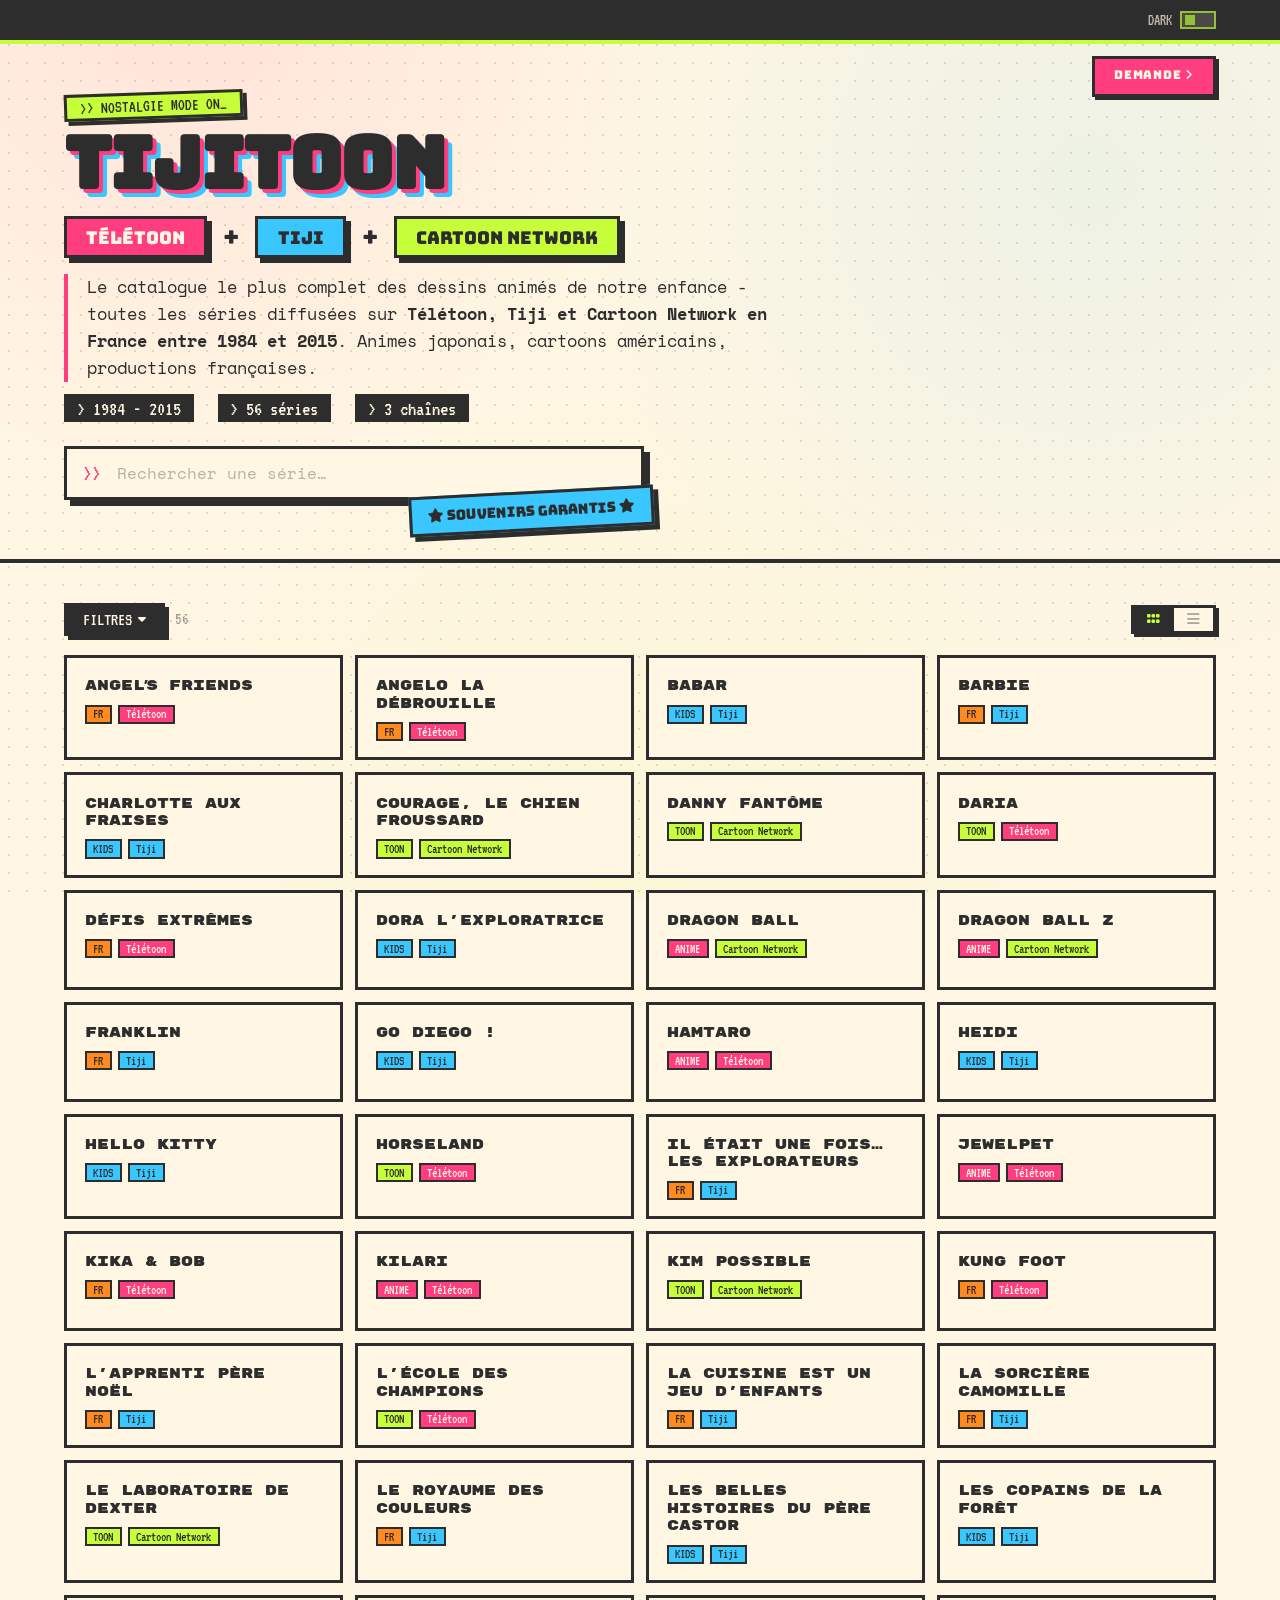
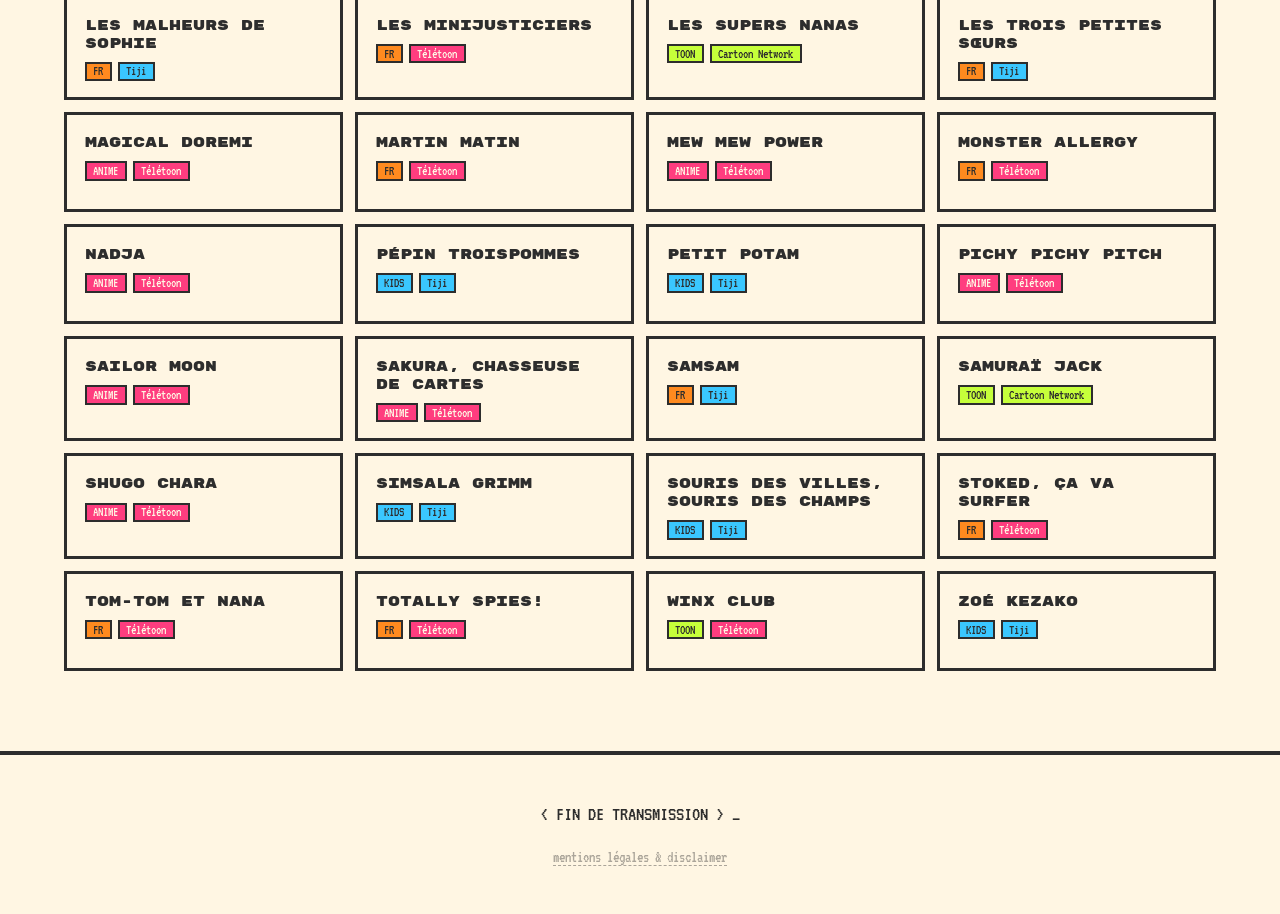
<file: index.html>
<!DOCTYPE html>
<html lang="fr">
<head>
<meta charset="UTF-8">
<meta name="viewport" content="width=device-width,initial-scale=1">
<title>Tijitoon - Les dessins animés des années 2000 (2000–2015)</title>
<link rel="icon" type="image/svg+xml" href="favicon.svg">
<link rel="manifest" href="manifest.json">
<meta name="theme-color" content="#fff6e3">
<meta name="apple-mobile-web-app-capable" content="yes">
<meta name="apple-mobile-web-app-status-bar-style" content="default">
<meta name="apple-mobile-web-app-title" content="Tijitoon">
<link rel="apple-touch-icon" href="/tijitoon/icons/tijitoon-apple-touch-icon.png">
<link rel="preconnect" href="https://fonts.googleapis.com">
<link rel="preconnect" href="https://fonts.gstatic.com" crossorigin>
<link href="https://fonts.googleapis.com/css2?family=Bungee&family=Rubik+Mono+One&family=Space+Mono:wght@400;700&family=VT323&display=swap" rel="stylesheet">
<link rel="stylesheet" href="css/styles.css">
<script src="js/theme-init.js"></script>
<link rel="stylesheet" href="https://cdnjs.cloudflare.com/ajax/libs/font-awesome/6.5.0/css/all.min.css" integrity="sha384-/o6I2CkkWC//PSjvWC/eYN7l3xM3tJm8ZzVkCOfp//W05QcE3mlGskpoHB6XqI+B" crossorigin="anonymous" media="print" onload="this.media='all'">
<link rel="stylesheet" href="css/index.css">
<link rel="stylesheet" href="css/popup.css">
<script src="js/analytics.js" defer></script>
</head>
<body>

<div id="filter-backdrop"></div>
<!-- ══ TOPBAR ════════════════════════════════════════════ -->
<div class="topbar">
  <button class="theme-toggle" id="theme-toggle" aria-label="Basculer le thème">
    <span id="theme-label">DARK</span>
    <span class="theme-switch"></span>
  </button>
</div>
<!-- ══ HERO ══════════════════════════════════════════════ -->
<header>
  <div class="inner">
    <span class="eyebrow">&gt;&gt; NOSTALGIE MODE ON_</span>
    <h1>TIJITOON</h1>
    <div class="channel-pills">
      <span class="ch-pill teletoon-pill">TÉLÉTOON</span>
      <span class="ch-pill-sep">+</span>
      <span class="ch-pill tiji-pill">TIJI</span>
      <span class="ch-pill-sep">+</span>
      <span class="ch-pill cartoon-network-pill">Cartoon Network</span>
    </div>
    <div class="sub">
      Le catalogue le plus complet des dessins animés de notre enfance - toutes les séries diffusées sur <strong>Télétoon, Tiji et Cartoon Network en France entre 1984 et 2015</strong>. Animes japonais, cartoons américains, productions françaises.
    </div>
    <div class="meta">
      <span>&gt; 1984 - 2015</span>
      <span id="meta-count">&gt; … séries</span>
      <span id="meta-channels">&gt; … chaînes</span>
    </div>

    <div class="search-zone">
      <div class="search-wrap">
        <span class="search-prefix">&gt;&gt;</span>
        <input id="search-input" class="search-input" type="text"
          placeholder="Rechercher une série…" autocomplete="off" spellcheck="false"/>
        <button class="search-clear" id="search-clear" aria-label="Effacer"><i class="fa-solid fa-xmark"></i></button>
      </div>
      <div class="sticker two"><i class="fa-solid fa-star"></i> souvenirs garantis <i class="fa-solid fa-star"></i></div>
    </div>
  </div>
</header>

<!-- ══ CONTINUE WATCHING ══════════════════════════════════ -->
<div id="continue-watching">
  <div class="inner cw-inner">
    <div class="cw-header">
      <span class="cw-title"><i class="fa-solid fa-caret-right"></i> CONTINUER À REGARDER</span>
      <button id="cw-expand"></button>
      <button id="cw-clear" title="Tout effacer"><span class="cw-clear-label">tout effacer</span><span class="cw-clear-icon"><i class="fa-solid fa-trash"></i></span></button>
    </div>
    <div id="cw-strip"></div>
  </div>
</div>

<!-- ══ CATALOG ═══════════════════════════════════════════ -->
<section id="catalog">
  <div class="inner">
    <div class="catalog-toolbar">
      <button class="filter-btn" id="filter-btn">
        FILTRES <span class="filter-btn-arrow"><i class="fa-solid fa-caret-down"></i></span>
      </button>
      <button class="filter-clear" id="filter-clear" title="Effacer le filtre" style="display:none"><i class="fa-solid fa-xmark"></i></button>
      <span class="fb-count" id="fb-count"></span>
      <div class="view-toggle">
        <button class="view-btn active" id="btn-cards" title="Grille de cartes"><i class="fa-solid fa-grip"></i></button>
        <button class="view-btn" id="btn-list" title="Liste compacte"><i class="fa-solid fa-bars"></i></button>
      </div>

      <div class="filter-dropdown" id="filter-dropdown">
        <button class="fb-chip" data-f="teletoon">Télétoon</button>
        <button class="fb-chip" data-f="tiji">Tiji</button>
        <button class="fb-chip" data-f="cartoon-network">Cartoon Network</button>
        <hr class="filter-divider">
        <button class="fb-chip" data-f="ANIME">Anime</button>
        <button class="fb-chip" data-f="TOON">Cartoon</button>
        <button class="fb-chip" data-f="FR">Prod. FR</button>
        <button class="fb-chip" data-f="KIDS">Préscolaire</button>
      </div>
    </div>

    <!-- CARD GRID -->
    <div class="card-grid" id="card-grid">
      <div class="grid-msg">Chargement…</div>
    </div>

    <!-- LIST VIEW -->
    <div class="list-view" id="list-view">
      <div class="series-table">
        <div class="table-head">
          <span>#</span>
          <span>Série</span>
          <span>Type</span>
          <span class="ch-col">Chaîne</span>
        </div>
        <div id="list-rows"></div>
      </div>
    </div>

    <div class="no-results" id="no-results">// aucun résultat_<br><a class="no-results-link" href="request">faire une demande</a></div>

  </div>
</section>

<!-- ══ FOOTER ════════════════════════════════════════════ -->
<footer>
  <div class="inner">
    &lt; FIN DE TRANSMISSION &gt; <span class="blink">_</span>
    <br><br>
    <a class="footer-link" href="disclaimer">mentions légales &amp; disclaimer</a>
  </div>
</footer>

<button id="back-top"><i class="fa-solid fa-arrow-up"></i> TOP</button>

<a href="request" id="req-tab">DEMANDE <i class="fa-solid fa-angle-right"></i></a>

<script src="js/theme.js"></script>
<script src="js/shared.js"></script>
<script src="js/index.js"></script>

<!-- ══ ANNOUNCEMENT POPUP ══════════════════════════════════ -->
<script src="js/announcement.js" defer></script>

</body>
</html>
</file>
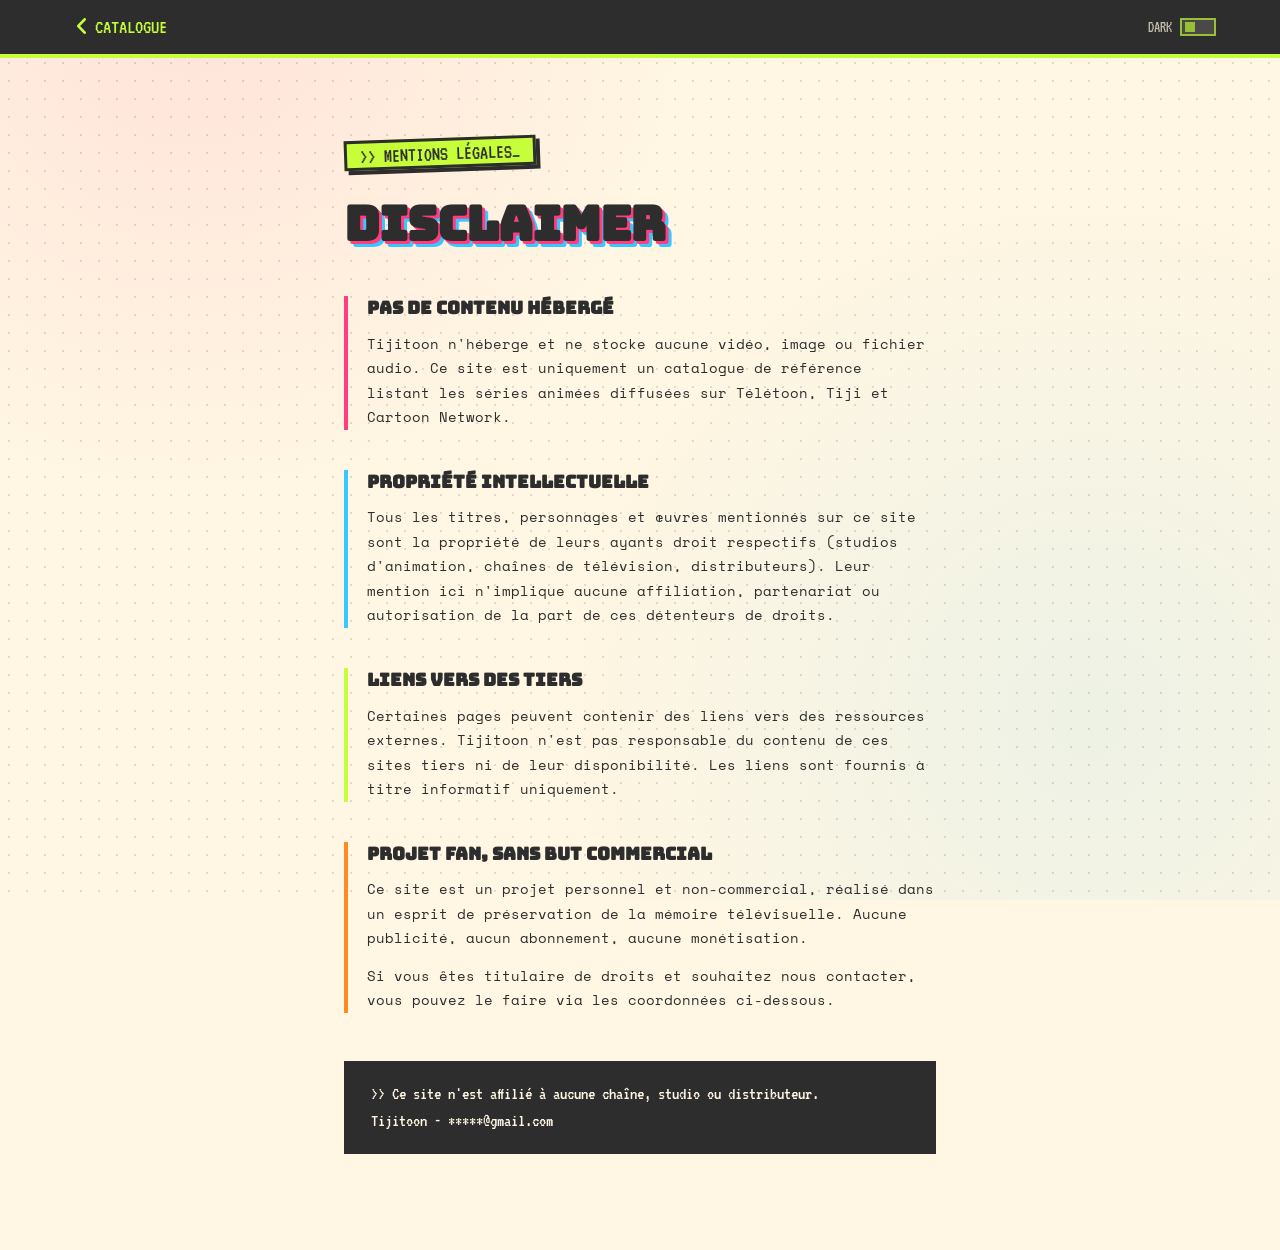
<file: disclaimer.html>
<!DOCTYPE html>
<html lang="fr">
<head>
<meta charset="UTF-8">
<meta name="viewport" content="width=device-width,initial-scale=1">
<title>Tijitoon - Mentions légales</title>
<link rel="icon" type="image/svg+xml" href="favicon.svg">
<link rel="manifest" href="manifest.json">
<meta name="theme-color" content="#fff6e3">
<meta name="apple-mobile-web-app-capable" content="yes">
<meta name="apple-mobile-web-app-status-bar-style" content="default">
<meta name="apple-mobile-web-app-title" content="Tijitoon">
<link rel="apple-touch-icon" href="/tijitoon/icons/tijitoon-apple-touch-icon.png">
<link rel="preconnect" href="https://fonts.googleapis.com">
<link rel="preconnect" href="https://fonts.gstatic.com" crossorigin>
<link href="https://fonts.googleapis.com/css2?family=Bungee&family=Space+Mono:wght@400;700&family=VT323&display=swap" rel="stylesheet">
<link rel="stylesheet" href="css/styles.css">
<script src="js/theme-init.js"></script>
<link rel="stylesheet" href="https://cdnjs.cloudflare.com/ajax/libs/font-awesome/6.5.0/css/all.min.css" integrity="sha384-/o6I2CkkWC//PSjvWC/eYN7l3xM3tJm8ZzVkCOfp//W05QcE3mlGskpoHB6XqI+B" crossorigin="anonymous" media="print" onload="this.media='all'">
<style>
  body {
    background-image:
      radial-gradient(circle at 15% 0%, rgba(255,61,127,.1), transparent 35%),
      radial-gradient(circle at 85% 80%, rgba(58,199,255,.09), transparent 40%);
  }

  .content{max-width:720px;margin:0 auto;padding:5rem 5vw 6rem;position:relative;z-index:1;width:100%;}

  .eyebrow{
    font-family:'VT323',monospace;font-size:clamp(.9rem,2vw,1.3rem);
    background:var(--lime);display:inline-block;padding:.1rem .8rem;
    border:3px solid var(--ink);box-shadow:4px 4px 0 var(--ink);
    transform:rotate(-2deg);margin-bottom:2rem;white-space:nowrap;
  }

  h1{
    font-family:'Bungee',sans-serif;font-size:clamp(1.5rem,4vw,3rem);
    line-height:1;letter-spacing:-.02em;
    text-shadow:3px 3px 0 var(--hot),6px 6px 0 var(--sky);
    margin-bottom:3rem;
  }

  .block{
    border-left:4px solid var(--hot);padding-left:1.2rem;
    margin-bottom:2.5rem;
  }
  .block h2{
    font-family:'Bungee',sans-serif;font-size:clamp(.9rem,2vw,1.1rem);
    margin-bottom:.8rem;
  }
  .block p{font-size:clamp(.75rem,1.5vw,.9rem);line-height:1.7;text-wrap:pretty;}
  .block p + p{margin-top:.8rem;}
  .block a{color:var(--hot);text-decoration:underline;}
  .block a:hover{color:var(--sky);}

  .block.sky{border-left-color:var(--sky);}
  .block.lime{border-left-color:var(--lime);}
  .block.orange{border-left-color:var(--orange);}

  .note{
    font-family:'VT323',monospace;font-size:clamp(1rem,2vw,1.15rem);
    background:var(--ink);color:var(--paper);
    padding:1rem 1.5rem;margin-top:3rem;
    border:3px solid var(--ink);
    line-height:1.5;
  }
  .note a{color:var(--lime);}
  .contact-mail{user-select:text;-webkit-user-select:text;}
</style>
<script src="js/analytics.js" defer></script>
</head>
<body>

<div class="topbar">
  <a class="back-btn" id="back-btn" href="./"><i class="fa-solid fa-angle-left"></i> CATALOGUE</a>
  <button class="theme-toggle" id="theme-toggle" aria-label="Basculer le thème">
    <span id="theme-label">DARK</span>
    <span class="theme-switch"></span>
  </button>
</div>
<script src="js/theme.js"></script>
<script>
  const b = document.getElementById('back-btn');
  if (document.referrer && new URL(document.referrer).origin === location.origin)
    b.addEventListener('click', e => { e.preventDefault(); history.back(); });
</script>

<div class="content">
  <span class="eyebrow">&gt;&gt; MENTIONS LÉGALES_</span>
  <h1>DISCLAIMER</h1>

  <div class="block">
    <h2>Pas de contenu hébergé</h2>
    <p>Tijitoon n'héberge et ne stocke aucune vidéo, image ou fichier audio. Ce site est uniquement un catalogue de référence listant les séries animées diffusées sur Télétoon, Tiji et Cartoon Network.</p>
  </div>

  <div class="block sky">
    <h2>Propriété intellectuelle</h2>
    <p>Tous les titres, personnages et œuvres mentionnés sur ce site sont la propriété de leurs ayants droit respectifs (studios d'animation, chaînes de télévision, distributeurs). Leur mention ici n'implique aucune affiliation, partenariat ou autorisation de la part de ces détenteurs de droits.</p>
  </div>

  <div class="block lime">
    <h2>Liens vers des tiers</h2>
    <p>Certaines pages peuvent contenir des liens vers des ressources externes. Tijitoon n'est pas responsable du contenu de ces sites tiers ni de leur disponibilité. Les liens sont fournis à titre informatif uniquement.</p>
  </div>

  <div class="block orange">
    <h2>Projet fan, sans but commercial</h2>
    <p>Ce site est un projet personnel et non-commercial, réalisé dans un esprit de préservation de la mémoire télévisuelle. Aucune publicité, aucun abonnement, aucune monétisation.</p>
    <p>Si vous êtes titulaire de droits et souhaitez nous contacter, vous pouvez le faire via les coordonnées ci-dessous.</p>
  </div>

  <div class="note">
    &gt;&gt; Ce site n'est affilié à aucune chaîne, studio ou distributeur.<br>
    Tijitoon - <span class="contact-mail">*****@gmail.com</span>
  </div>
</div>

</body>
</html>
</file>
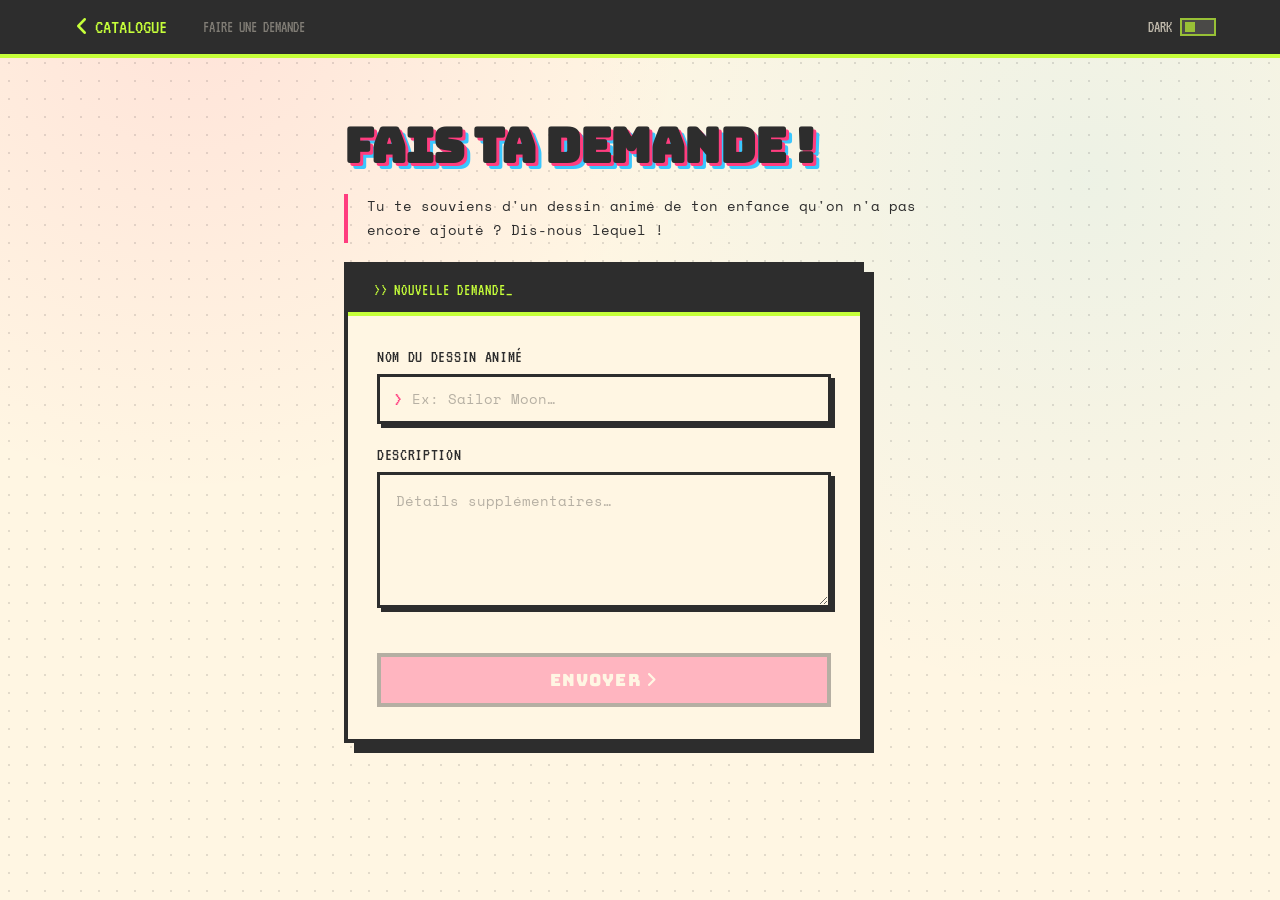
<file: request.html>
<!DOCTYPE html>
<html lang="fr">
<head>
<meta charset="UTF-8">
<meta name="viewport" content="width=device-width,initial-scale=1">
<title>Tijitoon - Faire une demande</title>
<link rel="icon" type="image/svg+xml" href="favicon.svg">
<link rel="manifest" href="manifest.json">
<meta name="theme-color" content="#fff6e3">
<meta name="apple-mobile-web-app-capable" content="yes">
<meta name="apple-mobile-web-app-status-bar-style" content="default">
<meta name="apple-mobile-web-app-title" content="Tijitoon">
<link rel="apple-touch-icon" href="/tijitoon/icons/tijitoon-apple-touch-icon.png">
<link rel="preconnect" href="https://fonts.googleapis.com">
<link rel="preconnect" href="https://fonts.gstatic.com" crossorigin>
<link href="https://fonts.googleapis.com/css2?family=Bungee&family=Space+Mono:wght@400;700&family=VT323&display=swap" rel="stylesheet">
<link rel="stylesheet" href="css/styles.css">
<script src="js/theme-init.js"></script>
<link rel="stylesheet" href="https://cdnjs.cloudflare.com/ajax/libs/font-awesome/6.5.0/css/all.min.css" integrity="sha384-/o6I2CkkWC//PSjvWC/eYN7l3xM3tJm8ZzVkCOfp//W05QcE3mlGskpoHB6XqI+B" crossorigin="anonymous" media="print" onload="this.media='all'">
<link rel="stylesheet" href="css/request.css">
<script src="js/analytics.js" defer></script>
</head>
<body>

<!-- TOPBAR -->
<div class="topbar">
  <a class="back-btn" href="./"><i class="fa-solid fa-angle-left"></i> CATALOGUE</a>
  <span class="topbar-title">FAIRE UNE DEMANDE</span>
  <button class="theme-toggle" id="theme-toggle" aria-label="Basculer le thème">
    <span id="theme-label">DARK</span>
    <span class="theme-switch"></span>
  </button>
</div>

<!-- INTRO -->
<div class="req-intro">
  <h1 class="req-headline">FAIS TA DEMANDE !</h1>
  <div class="req-block">
    <p>Tu te souviens d'un dessin animé de ton enfance qu'on n'a pas encore ajouté ? Dis-nous lequel !</p>
  </div>
</div>

<!-- MAIN -->
<div class="req-page">

  <div class="req-card">

    <!-- header bar -->
    <div class="req-card-header">
      <span>&gt;&gt; NOUVELLE DEMANDE_</span>
    </div>

    <!-- form -->
    <form class="req-form" id="req-form" action="https://formspree.io/f/mjgddkqp" method="POST">

      <div class="req-field">
        <label class="req-label" for="req-title">NOM DU DESSIN ANIMÉ</label>
        <div class="req-input-wrap">
          <span class="req-prefix">&gt;</span>
          <input class="req-input" id="req-title" name="titre" type="text" placeholder="Ex: Sailor Moon…" autocomplete="off">
        </div>
      </div>

      <div class="req-field">
        <label class="req-label" for="req-desc">DESCRIPTION</label>
        <div class="req-textarea-wrap">
          <textarea class="req-textarea" id="req-desc" name="details" placeholder="Détails supplémentaires…"></textarea>
        </div>
      </div>

      <div class="req-field">
        <div class="cf-turnstile" id="req-turnstile"
          data-sitekey="0x4AAAAAADnPdquihynew8y8"
          data-theme="auto"
          data-callback="onTurnstileSolved"
          data-expired-callback="onTurnstileExpired">
        </div>
      </div>

      <button class="req-submit" id="req-submit" type="submit">ENVOYER <i class="fa-solid fa-angle-right"></i></button>

      <div class="req-success" id="req-success">
        <i class="fa-solid fa-paper-plane"></i> DEMANDE ENVOYÉE_
      </div>

    </form>
  </div>

</div>

<script src="https://challenges.cloudflare.com/turnstile/v0/api.js" async defer></script>
<script src="js/theme.js"></script>
<script src="js/request.js"></script>
</body>
</html>
</file>
<file: css/styles.css>
:root {
  --ink: #2d2d2d;
  --paper: #fff6e3;
  --hot: #ff3d7f;
  --lime: #c6ff3a;
  --sky: #3ac7ff;
  --orange: #ff8a1f;
  --purple: #9b5cff;
  --cream: #ffe4a8;
  --no-results-color: rgba(45,45,45,.4);
}

[data-theme="dark"] {
  --ink: #0d0d0d;
  --no-results-color: #837d76;
  --paper: #242830;
  --hot: #832745;
  --lime: #6b8a1e;
  --sky: #1e5367;
  --orange: #b2661f;
  --purple: #7433db;
  --cream: #e7c274;

  --dm-text:       #b8b5b0;
  --dm-muted:      #837d76;
  --dm-surface:    #222325;
  --dm-surface-lo: #1e1e20;
  --dm-hover:      #2e2d3a;
  --dm-playing:    #3d2d4a;
  --dm-shadow:     #0d0d0d;
}


* { box-sizing: border-box; margin: 0; padding: 0; }

html, body {
  background: var(--paper);
  color: var(--ink);
  font-family: 'Space Mono', monospace;
  min-height: 100vh;
  overflow-x: hidden;
  user-select: none; -webkit-user-select: none;
}

body {
  background-image:
    radial-gradient(circle at 15% 0%, rgba(255,61,127,.1), transparent 35%),
    radial-gradient(circle at 85% 20%, rgba(58,199,255,.09), transparent 40%);
  background-attachment: fixed;
}

body::before {
  content: "";
  position: fixed; inset: 0;
  pointer-events: none; z-index: 0;
  background-image: radial-gradient(circle, rgba(19,17,26,.12) 1px, transparent 1px);
  background-size: 18px 18px;
}

.topbar {
  background: var(--ink); color: var(--paper);
  padding: .7rem 5vw; border-bottom: 4px solid var(--lime);
  display: flex; align-items: center; gap: clamp(.5rem, 2vw, 1.5rem);
  font-family: 'VT323', monospace; font-size: 1.3rem;
  position: relative; z-index: 50;
}

.back-btn {
  color: var(--lime); text-decoration: none;
  display: flex; align-items: center; gap: .4rem;
  border: 2px solid transparent; padding: .2rem .6rem;
  transition: background .15s, color .15s;
  flex-shrink: 0;
}
.back-btn:hover { background: var(--lime); color: var(--ink); }

.topbar-title {
  opacity: .4; font-size: clamp(.75rem, 1.5vw, 1rem);
  overflow: hidden; text-overflow: ellipsis; white-space: nowrap;
  min-width: 0;
}

.theme-toggle {
  margin-left: auto;
  display: flex; align-items: center; gap: .5rem;
  font-family: 'VT323', monospace; font-size: 1rem;
  color: var(--paper); opacity: .7;
  cursor: pointer; user-select: none;
  background: none; border: none; padding: 0;
}
.theme-toggle:hover { opacity: 1; }
.theme-switch {
  position: relative; width: 36px; height: 18px;
  background: rgba(255,246,227,.2);
  border: 2px solid var(--lime);
  display: inline-block; flex-shrink: 0;
}
.theme-switch::after {
  content: '';
  position: absolute; top: 50%; left: 3px;
  transform: translateY(-50%);
  width: 10px; height: 10px;
  background: var(--lime);
  transition: transform .15s;
}
[data-theme="dark"] .theme-switch::after {
  transform: translateY(-50%) translateX(16px);
}
[data-theme="dark"] .theme-toggle { color: var(--dm-text); }

/* ── GLOBAL DARK OVERRIDES ── */

/* Dot grid */
[data-theme="dark"] body::before {
  background-image: radial-gradient(circle, rgba(255,255,255,.06) 1px, transparent 1px);
}

/* Hero / index */
[data-theme="dark"] h1                { color: var(--dm-text); }
[data-theme="dark"] .eyebrow          { color: var(--ink); border-color: var(--ink); box-shadow: 4px 4px 0 var(--ink); }
[data-theme="dark"] .ch-pill          { border-color: var(--dm-muted); }
[data-theme="dark"] .teletoon-pill,
[data-theme="dark"] .tiji-pill,
[data-theme="dark"] .cartoon-network-pill { color: var(--dm-text); }
[data-theme="dark"] .ch-pill-sep      { color: var(--dm-text); }
[data-theme="dark"] .sub              { color: var(--dm-text); }
[data-theme="dark"] .meta span        { color: var(--dm-text); }
[data-theme="dark"] .sticker          { color: var(--dm-text); }
[data-theme="dark"] .sticker.two      { color: var(--dm-text); }

/* Search */
[data-theme="dark"] .search-wrap                      { background: var(--dm-surface); border-color: var(--dm-muted); box-shadow: 6px 6px 0 var(--ink); }
[data-theme="dark"] .search-input,
[data-theme="dark"] .search-input::placeholder        { color: var(--dm-muted); }

/* Continue watching */
[data-theme="dark"] #continue-watching  { background: var(--dm-surface); }
[data-theme="dark"] .cw-card            { background: var(--dm-surface-lo); border-color: var(--dm-muted); color: var(--dm-text); box-shadow: none; }
[data-theme="dark"] .cw-card:hover      { box-shadow: 5px 5px 0 var(--ink); }
[data-theme="dark"] .ep-badge           { color: var(--dm-text); border-color: var(--dm-muted); }
[data-theme="dark"] .ch-mini.teletoon   { color: var(--dm-text); border-color: var(--dm-muted); }
[data-theme="dark"] .ch-mini.tiji       { border-color: var(--dm-muted); }
[data-theme="dark"] .ch-mini.cartoon-network { color: var(--dm-text); border-color: var(--dm-muted); }
[data-theme="dark"] .cw-remove-btn      { color: var(--dm-text); border-color: var(--dm-muted); }

/* Cards */
[data-theme="dark"] .card              { background: var(--dm-surface); border-color: var(--dm-muted); color: var(--dm-text); }
[data-theme="dark"] .card-tag,
[data-theme="dark"] .card-ch,
[data-theme="dark"] .card-tag.anime,
[data-theme="dark"] .card-ch.teletoon,
[data-theme="dark"] .card-ch.cartoon-network { border-color: var(--dm-muted); color: var(--dm-text); }
[data-theme="dark"] .card.disabled::after { background: var(--lime); color: var(--dm-text); border-color: var(--dm-muted); }

/* Filter */
[data-theme="dark"] .filter-btn         { color: var(--dm-text); border-color: var(--dm-muted); }
[data-theme="dark"] .filter-clear       { color: var(--dm-muted); }
[data-theme="dark"] .filter-dropdown   { border-color: var(--dm-muted); }
[data-theme="dark"] .filter-divider    { border-top-color: var(--dm-muted); }
[data-theme="dark"] .fb-chip            { color: var(--dm-muted); }
[data-theme="dark"] .fb-chip:hover     { background: var(--dm-hover); color: var(--dm-text); }
[data-theme="dark"] .fb-chip.active    { color: var(--dm-text); }
[data-theme="dark"] .fb-count          { color: var(--dm-muted); }

/* View toggle */
[data-theme="dark"] .view-toggle                   { border-color: var(--dm-muted); box-shadow: 3px 3px 0 var(--ink); }
[data-theme="dark"] .view-btn                      { color: var(--dm-muted); }
[data-theme="dark"] .view-btn:not(:last-child)     { border-right-color: var(--dm-muted); }
[data-theme="dark"] .view-btn.active               { color: var(--lime); }
[data-theme="dark"] .view-btn:hover:not(.active)   { background: var(--dm-hover); color: var(--dm-text); }

/* List / table view */
[data-theme="dark"] .series-table      { border-color: var(--dm-muted); box-shadow: 6px 6px 0 var(--ink); }
[data-theme="dark"] .table-head        { color: var(--dm-text); }
[data-theme="dark"] .trow              { color: var(--dm-text); }
[data-theme="dark"] .trow-num          { color: var(--dm-muted); }
[data-theme="dark"] .trow:hover        { background: var(--dm-hover); color: var(--dm-text); }
[data-theme="dark"] .trow:hover .trow-num { color: var(--dm-muted); }
[data-theme="dark"] .trow-tag,
[data-theme="dark"] .trow-ch,
[data-theme="dark"] .trow-tag.anime,
[data-theme="dark"] .trow-ch.teletoon,
[data-theme="dark"] .trow-ch.cartoon-network { border-color: var(--dm-muted); color: var(--dm-text); }

/* Footer */
[data-theme="dark"] footer             { color: var(--dm-text); border-top-color: var(--dm-muted); }
[data-theme="dark"] footer a           { color: var(--dm-muted) !important; border-bottom-color: var(--dm-muted) !important; }

/* show.html - hero & badges */
[data-theme="dark"] h1.show-title      { color: var(--dm-text); }
[data-theme="dark"] .show-hero         { color: var(--dm-text); }
[data-theme="dark"] .topbar-title      { color: var(--dm-muted); }

/* show.html - season pills */
[data-theme="dark"] .season-pill                  { border-color: var(--dm-muted); box-shadow: 3px 3px 0 var(--ink); color: var(--dm-text); }
[data-theme="dark"] .season-pill:hover:not(.active) { background: var(--dm-hover); box-shadow: 4px 4px 0 var(--ink); }
[data-theme="dark"] .season-pill-label            { color: var(--dm-muted); }
[data-theme="dark"] .ep-count-label               { color: var(--dm-text); }

/* show.html - episode grid */
[data-theme="dark"] .ep-card                      { background: var(--dm-surface); border-color: var(--dm-muted); color: var(--dm-text); }
[data-theme="dark"] .ep-card.playing              { background: var(--dm-playing); }
[data-theme="dark"] .ep-card-num                  { color: var(--dm-muted); }
[data-theme="dark"] .ep-card.playing .ep-card-num { color: var(--dm-muted); }

/* show.html - episode list */
[data-theme="dark"] .ep-list-wrap                 { border-color: var(--dm-muted); box-shadow: 4px 4px 0 var(--ink); }
[data-theme="dark"] .ep-list-row                  { border-bottom-color: var(--dm-muted); color: var(--dm-text); }
[data-theme="dark"] .ep-list-row:hover            { background: var(--dm-hover); }
[data-theme="dark"] .ep-list-row.playing          { background: var(--dm-playing); }
[data-theme="dark"] .ep-list-row.playing .ep-list-num { color: var(--dm-muted); }
[data-theme="dark"] .ep-list-num                  { color: var(--dm-muted); border-right-color: var(--dm-muted); }

/* show.html - ep search */
[data-theme="dark"] .ep-search-bar                { background: var(--dm-surface); border-color: var(--dm-muted); }
[data-theme="dark"] .ep-search-wrap.open .ep-search-bar { box-shadow: 4px 4px 0 var(--ink); }
[data-theme="dark"] .ep-search                    { color: var(--dm-text); }
[data-theme="dark"] .ep-search::placeholder       { color: var(--dm-muted); }
[data-theme="dark"] .ep-search-clear              { color: var(--dm-muted); }
[data-theme="dark"] .ep-search-toggle             { background: var(--dm-surface); border-color: var(--dm-muted); box-shadow: 2px 2px 0 var(--ink); color: var(--dm-text); }
[data-theme="dark"] .ep-search-toggle.active      { background: var(--ink); color: var(--lime); box-shadow: none; }

/* show.html - ep view toggle */
[data-theme="dark"] .ep-view-toggle               { border-color: var(--dm-muted); box-shadow: 2px 2px 0 var(--ink); }
[data-theme="dark"] .ep-view-btn                  { color: var(--dm-muted); }
[data-theme="dark"] .ep-view-btn:not(:last-child) { border-right-color: var(--dm-muted); }
[data-theme="dark"] .ep-view-btn.active           { color: var(--lime); }
[data-theme="dark"] .ep-view-btn:hover:not(.active) { background: var(--dm-hover); color: var(--dm-text); }

/* show.html - player / nav / pagination */
[data-theme="dark"] .player-external-link         { border-color: var(--dm-muted); box-shadow: 3px 3px 0 var(--ink); }
[data-theme="dark"] .ep-nav-bar                   { background: var(--dm-surface); }
[data-theme="dark"] .ep-now-playing               { color: var(--dm-text); }
[data-theme="dark"] .ep-nav-counter               { color: var(--dm-muted); }
[data-theme="dark"] .ep-nav-btn                   { border-color: var(--dm-muted); color: var(--dm-muted); }
[data-theme="dark"] #btn-prev:not(:disabled),
[data-theme="dark"] #btn-next:not(:disabled)      { color: var(--dm-text); border-color: var(--dm-muted); }
[data-theme="dark"] #btn-prev:not(:disabled):hover,
[data-theme="dark"] #btn-next:not(:disabled):hover { color: var(--ink); }
[data-theme="dark"] .ep-report-btn:not(:disabled)       { color: var(--dm-text); border-color: var(--dm-muted); }
[data-theme="dark"] .ep-report-btn:not(:disabled):hover { color: var(--ink); }
[data-theme="dark"] .ep-page-btn                  { background: var(--dm-surface); border-color: var(--dm-muted); box-shadow: 2px 2px 0 var(--ink); color: var(--dm-text); }
[data-theme="dark"] .ep-page-info                 { color: var(--dm-muted); }

/* disclaimer.html */
[data-theme="dark"] .block h2          { color: var(--dm-text); }
[data-theme="dark"] .block p           { color: var(--dm-text); }
[data-theme="dark"] .note              { color: var(--dm-text); border-color: var(--dm-muted); }

/* 404.html */
[data-theme="dark"] .error-code        { color: var(--dm-text); }
[data-theme="dark"] .message           { color: var(--dm-text); }
[data-theme="dark"] .btn               { border-color: var(--dm-muted); box-shadow: 5px 5px 0 var(--dm-shadow); color: var(--dm-text); }
[data-theme="dark"] .btn.secondary     { background: #1a1a1c; }
</file>
<file: css/index.css>
body {
  background-image:
    radial-gradient(circle at 15% 0%, rgba(255,61,127,.1), transparent 35%),
    radial-gradient(circle at 85% 20%, rgba(58,199,255,.09), transparent 40%),
    radial-gradient(circle at 50% 95%, rgba(198,255,58,.08), transparent 45%);
}

.inner { width: 100%; padding: 0 6vw; }
#catalog .inner, footer .inner, header .inner { padding: 0; }

/* ── HERO ── */
header {
  padding: 3rem 5vw 2.5rem; position: relative; overflow: hidden;
  border-bottom: 4px solid var(--ink);
}
.eyebrow {
  font-family: 'VT323', monospace; font-size: 1.1rem;
  background: var(--lime); display: inline-block; padding: .1rem .8rem;
  border: 3px solid var(--ink); box-shadow: 4px 4px 0 var(--ink);
  transform: rotate(-2deg); margin-bottom: .8rem; white-space: nowrap;
}
h1 {
  font-family: 'Bungee', sans-serif;
  font-size: clamp(2.5rem,6vw,4.5rem);
  line-height: .9; letter-spacing: -.02em;
  text-shadow: 4px 4px 0 var(--hot), 8px 8px 0 var(--sky);
}
.channel-pills { display: flex; align-items: center; gap: 1rem; margin: 1.2rem 0 0; }
@media (max-width: 600px) {
  .channel-pills { display: none; }
}
.ch-pill {
  font-family: 'Bungee', sans-serif; font-size: 1.1rem;
  padding: .4rem 1.2rem; border: 3px solid var(--ink); box-shadow: 5px 5px 0 var(--ink);
}
.teletoon-pill        { background: var(--hot);  color: var(--paper); }
.tiji-pill            { background: var(--sky);   color: var(--ink); }
.cartoon-network-pill { background: var(--lime);  color: var(--ink); }
.ch-pill-sep   { font-family: 'Bungee', sans-serif; font-size: 1.4rem; }
.sub {
  max-width: 720px; margin-top: 1rem; font-size: clamp(.85rem,1.5vw,1.05rem); line-height: 1.6;
  border-left: 4px solid var(--hot); padding-left: 1.2rem;
}
.meta {
  margin-top: .8rem; font-family: 'VT323', monospace; font-size: clamp(1rem,2vw,1.3rem);
  display: flex; gap: 1.5rem; flex-wrap: wrap;
}
.meta span { background: var(--ink); color: var(--paper); padding: .2rem .8rem; }
.sticker {
  position: absolute; font-family: 'Bungee', sans-serif;
  background: var(--hot); color: var(--paper);
  padding: .8rem 1.2rem; border: 3px solid var(--ink); box-shadow: 6px 6px 0 var(--ink);
}
.sticker.two {
  position: absolute; bottom: -12px; right: -10px; margin: 0;
  transform: rotate(-3deg); z-index: 10;
  font-family: 'Bungee', sans-serif; font-size: clamp(.65rem,1.1vw,.9rem);
  background: var(--sky); color: var(--ink);
  padding: .5rem 1rem; border: 3px solid var(--ink); box-shadow: 5px 5px 0 var(--ink);
}

/* ── SEARCH (in hero) ── */
.search-zone { position: relative; max-width: 580px; padding-bottom: 1.2rem; }
.search-wrap {
  display: flex; align-items: center;
  border: 3px solid var(--ink); box-shadow: 6px 6px 0 var(--ink);
  background: var(--paper); max-width: 580px; overflow: hidden; margin-top: 1.5rem;
}
.search-prefix {
  font-family: 'VT323', monospace; font-size: 1.4rem;
  padding: 0 .6rem 0 1rem; color: var(--hot); flex-shrink: 0;
}
.search-input {
  flex: 1; border: none; outline: none; background: transparent;
  font-family: 'Space Mono', monospace; font-size: 1rem;
  color: var(--ink); padding: .75rem .4rem;
}
.search-input::placeholder { color: rgba(19,17,26,.3); }
.search-clear {
  border: none; border-left: 3px solid var(--ink);
  background: var(--lime); color: var(--ink);
  font-family: 'VT323', monospace; font-size: 1.3rem;
  padding: 0 1rem; cursor: pointer; align-self: stretch; display: none;
}
.search-clear:hover { background: var(--hot); color: var(--paper); }
.search-clear.visible { display: block; }

/* ── CONTINUE WATCHING ── */
#continue-watching {
  display: none; background: var(--ink);
  border-bottom: 4px solid var(--lime);
  padding: 1.1rem 5vw;
}
.cw-inner { display: flex; flex-direction: column; gap: .8rem; }
.cw-header {
  display: flex; align-items: center; gap: 1rem;
}
.cw-title {
  font-family: 'Bungee', sans-serif; font-size: .95rem;
  color: var(--lime); letter-spacing: .04em;
}
#cw-clear {
  font-family: 'VT323', monospace; font-size: 1.1rem; background: transparent;
  border: 1px solid rgba(255,246,227,.2); color: rgba(255,246,227,.4);
  padding: .1rem .6rem; cursor: pointer; margin-left: auto; line-height: 1;
}
#cw-clear:hover { color: var(--hot); border-color: var(--hot); }
.cw-clear-icon { display: none; }
@media (max-width: 600px) {
  .cw-clear-label { display: none; }
  .cw-clear-icon { display: inline; color: var(--hot); }
  #cw-clear { border-color: transparent; padding: .1rem .3rem; }
}
#cw-strip { display: flex; gap: .6rem; flex-wrap: wrap; }
#cw-expand {
  display: none;
  font-family: 'VT323', monospace; font-size: .9rem; background: transparent;
  border: 1px solid rgba(198,255,58,.3);
  padding: .1rem .5rem; cursor: pointer; white-space: nowrap;
}
#cw-expand { color: var(--lime); border-color: rgba(198,255,58,.3); }
#cw-expand:hover { color: var(--lime); border-color: var(--lime); }
@media (max-width: 600px) {
  #cw-expand { display: inline-block; }
  .cw-card.cw-hidden { display: none; }
}
.cw-card {
  position: relative;
  display: inline-flex; flex-direction: column; gap: .25rem;
  background: var(--paper); border: 3px solid var(--paper);
  box-shadow: 3px 3px 0 rgba(255,246,227,.3);
  padding: .5rem .85rem; cursor: pointer; color: var(--ink);
  transition: transform .12s, box-shadow .12s;
}
.cw-card-link {
  text-decoration: none; color: inherit;
  display: flex; flex-direction: column; gap: .25rem;
}
/* Stretch the link over the whole card so the padding stays clickable. */
.cw-card-link::after { content: ''; position: absolute; inset: 0; }
.cw-card:hover { transform: translate(-2px,-2px); box-shadow: 5px 5px 0 rgba(255,246,227,.4); }
.cw-card-title { font-family: 'Rubik Mono One', sans-serif; font-size: .75rem; line-height: 1.2; }
.cw-meta { display: flex; gap: .35rem; align-items: center; }
.ep-badge {
  font-family: 'VT323', monospace; font-size: .95rem;
  background: var(--hot); color: var(--paper); padding: .02rem .4rem; border: 2px solid var(--ink);
}
.ch-mini {
  font-family: 'VT323', monospace; font-size: .82rem;
  padding: .02rem .35rem; border: 2px solid var(--ink);
}
.ch-mini.teletoon        { background: var(--hot); color: var(--paper); }
.ch-mini.tiji            { background: var(--sky); }
.ch-mini.cartoon-network { background: var(--lime); color: var(--ink); }
.cw-remove-btn {
  position:absolute; top:-7px; right:-7px; z-index:1; /* above the stretched card link */
  width:18px; height:18px; border-radius:50%;
  background:var(--ink); color:var(--paper);
  border:2px solid var(--paper); font-size:.6rem;
  cursor:pointer; display:flex; align-items:center; justify-content:center;
  font-family:'VT323',monospace; line-height:1; padding:0;
  opacity:0; transition:opacity .15s;
}
.cw-card:hover .cw-remove-btn { opacity:1; }
@media (hover: none) {
  .cw-remove-btn { opacity:1; }
}

/* ── CATALOG TOOLBAR ── */
.catalog-toolbar {
  display: flex; align-items: center; gap: .6rem;
  margin-bottom: 1.2rem; flex-wrap: wrap;
  position: relative;
}

/* Filter button */
.filter-btn {
  font-family: 'VT323', monospace; font-size: 1.15rem;
  background: var(--ink); border: 3px solid var(--ink);
  box-shadow: 4px 4px 0 var(--ink);
  position: relative; z-index: 200;
  color: var(--paper); padding: .25rem 1rem;
  cursor: pointer; transition: all .1s; display: flex; align-items: center; gap: .4rem;
  white-space: nowrap;
}
.filter-btn:hover { background: var(--hot); border-color: var(--hot); }
.filter-btn.has-filter { background: var(--lime); border-color: var(--lime); color: var(--ink); box-shadow: 4px 4px 0 var(--ink); }
.filter-btn-arrow { font-size: .8rem; transition: transform .2s; display: inline-block; }
.filter-btn.open .filter-btn-arrow { transform: rotate(180deg); }

/* Filter dropdown */
.filter-dropdown {
  position: absolute; top: calc(100% + 6px); left: 0;
  background: var(--paper); border: 3px solid var(--ink);
  box-shadow: 6px 6px 0 var(--ink);
  padding: .5rem; z-index: 200;
  display: none; flex-direction: column; gap: .7rem; min-width: min(180px, 90vw);
}
.filter-dropdown.open { display: flex; }

.fb-chip {
  font-family: 'VT323', monospace; font-size: 1.3rem;
  border: none; color: rgba(19,17,26,.6);
  background: transparent; padding: .6rem 1.2rem; cursor: pointer;
  transition: all .1s; white-space: nowrap; text-align: left;
  display: flex; align-items: center; gap: .5rem;
}
.fb-chip:hover { background: rgba(19,17,26,.06); color: var(--ink); }
.fb-chip.active { color: var(--ink); }
.fb-chip[data-f="teletoon"].active { background: var(--hot); color: var(--paper); }
.fb-chip[data-f="tiji"].active     { background: var(--sky); }
.fb-chip[data-f="cartoon-network"].active { background: var(--lime); }
.fb-chip[data-f="ANIME"].active    { background: var(--hot); color: var(--paper); }
[data-theme="dark"] .fb-chip[data-f="teletoon"].active,
[data-theme="dark"] .fb-chip[data-f="ANIME"].active,
[data-theme="dark"] .fb-chip[data-f="TOON"].active,
[data-theme="dark"] .fb-chip[data-f="cartoon-network"].active { color: var(--dm-text); }
.fb-chip[data-f="TOON"].active     { background: var(--lime); }
.fb-chip[data-f="FR"].active       { background: var(--orange); }
.fb-chip[data-f="KIDS"].active     { background: var(--sky); }

.filter-divider {
  border: none; border-top: 1px solid rgba(19,17,26,.12);
  margin: .1rem 0;
}

.filter-clear {
  background: transparent; border: none; cursor: pointer;
  color: rgba(19,17,26,.4); font-size: .85rem; padding: .2rem .4rem;
  transition: color .1s; flex-shrink: 0;
  position: relative; z-index: 200;
}
.filter-clear:hover { color: var(--hot); }

.fb-count {
  font-family: 'VT323', monospace; font-size: 1.05rem;
  color: rgba(19,17,26,.4); white-space: nowrap;
}

/* View toggle */
.view-toggle {
  margin-left: auto; display: flex;
  border: 3px solid var(--ink); overflow: hidden;
  box-shadow: 3px 3px 0 var(--ink);
}
.view-btn {
  background: var(--paper); border: none; color: rgba(19,17,26,.35);
  padding: .28rem .8rem; cursor: pointer; font-size: .9rem; transition: all .1s;
  line-height: 1;
}
.view-btn:not(:last-child) { border-right: 2px solid var(--ink); }
.view-btn.active { background: var(--ink); color: var(--lime); }
.view-btn:hover:not(.active) { color: var(--ink); background: var(--cream); }

/* ── CATALOG ── */
#catalog { padding: 2.5rem 5vw 5rem; }

/* CARD GRID */
.card-grid {
  display: grid;
  grid-template-columns: repeat(auto-fill, minmax(240px, 1fr));
  gap: .75rem;
}

.card {
  background: var(--paper);
  border: 3px solid var(--ink);
  padding: 1.2rem 1.1rem 1rem;
  position: relative;
  transition: transform .15s, box-shadow .15s;
  cursor: pointer;
  display: flex; flex-direction: column; gap: .6rem;
  min-height: 100px;
  text-decoration: none; color: inherit; /* cards are <a> elements */
}
.card:hover { transform: translate(-3px,-3px); box-shadow: 6px 6px 0 var(--ink); z-index: 2; }
.card.hidden { display: none; }
.card.disabled { opacity: .4; cursor: not-allowed; }
.card.disabled:hover { transform: none; box-shadow: none; z-index: auto; }
.card.disabled::after {
  content: 'BIENTÔT'; position: absolute; top: -4px; right: -8px;
  font-family: 'VT323', monospace; font-size: .85rem; line-height: 1;
  background: var(--ink); color: var(--paper);
  padding: .12rem .45rem; border: 2px solid var(--ink); transform: rotate(4deg);
}

.card-title {
  font-family: 'Rubik Mono One', sans-serif;
  font-size: clamp(.74rem, 1.1vw, .9rem); line-height: 1.25;
  overflow-wrap: break-word; word-break: break-word;
}
.card-bottom { display: flex; gap: .35rem; flex-wrap: wrap; align-items: center; }
.card-tag {
  font-family: 'VT323', monospace; font-size: .85rem;
  padding: .04rem .42rem; border: 2px solid var(--ink);
}
.card-tag.anime  { background: var(--hot); color: var(--paper); }
.card-tag.fr     { background: var(--orange); }
.card-tag.kids   { background: var(--sky); }
.card-tag.toon   { background: var(--lime); }
.card-ch {
  font-family: 'VT323', monospace; font-size: .85rem;
  padding: .04rem .42rem; border: 2px solid var(--ink);
}
.card-ch.teletoon        { background: var(--hot); color: var(--paper); }
.card-ch.tiji            { background: var(--sky); }
.card-ch.cartoon-network { background: var(--lime); color: var(--ink); }

/* ── LIST VIEW ── */
.list-view { display: none; }
.list-view.active { display: block; }
.card-grid.list-mode { display: none; }

.series-table {
  border: 3px solid var(--ink);
  box-shadow: 6px 6px 0 var(--ink);
  background: var(--paper);
  overflow: hidden;
}
.table-head {
  display: grid; grid-template-columns: 2.5rem 1fr 90px 100px;
  background: var(--ink); color: var(--paper);
  font-family: 'VT323', monospace; font-size: .95rem;
  padding: .4rem 1rem; gap: .5rem;
  border-bottom: 2px solid var(--lime);
}
.table-head span { opacity: .5; }
.trow {
  display: grid; grid-template-columns: 2.5rem 1fr 90px 100px;
  align-items: center; gap: .5rem;
  padding: .05rem 1rem;
  border-top: 1px solid rgba(19,17,26,.09);
  cursor: pointer; transition: background .1s;
  text-decoration: none; color: var(--ink);
}
.trow:hover { background: var(--lime); }
.trow.hidden { display: none; }
.trow.disabled { opacity: .4; cursor: not-allowed; }
.trow.disabled:hover { background: transparent; }
.trow.disabled .trow-title::after { content: ' · BIENTÔT'; opacity: .7; }
.trow-num {
  font-family: 'VT323', monospace; font-size: .9rem;
  color: rgba(19,17,26,.25); text-align: right;
}
.trow-title {
  font-family: 'Space Mono', monospace;
  font-size: clamp(.75rem,1.2vw,.85rem); padding: .6rem 0;
  overflow: hidden; text-overflow: ellipsis; white-space: nowrap;
}
.trow-tag {
  font-family: 'VT323', monospace; font-size: .88rem;
  padding: .1rem .5rem; border: 2px solid var(--ink); text-align: center; white-space: nowrap;
}
.trow-tag.anime  { background: var(--hot); color: var(--paper); }
.trow-tag.fr     { background: var(--orange); }
.trow-tag.kids   { background: var(--sky); }
.trow-tag.toon   { background: var(--lime); }
.trow-ch {
  font-family: 'VT323', monospace; font-size: .88rem;
  padding: .1rem .5rem; border: 2px solid var(--ink); text-align: center; white-space: nowrap;
}
.trow-ch.teletoon        { background: var(--hot); color: var(--paper); }
.trow-ch.tiji            { background: var(--sky); }
.trow-ch.cartoon-network { background: var(--lime); color: var(--ink); }

.no-results {
  font-family: 'VT323', monospace; font-size: 1.2rem;
  color: var(--no-results-color); padding: 2.5rem 0; text-align: center; display: none;
}
.no-results.visible { display: block; }
.no-results-link {
  font-family: 'VT323', monospace; font-size: 1.2rem;
  color: var(--no-results-color); text-decoration: none;
  border-bottom: 1px dashed var(--no-results-color);
}

.grid-msg {
  grid-column: 1/-1;
  font-family: 'VT323', monospace; font-size: 1.1rem; opacity: .4;
}

/* ── FOOTER ── */
footer {
  padding: 3rem 5vw; text-align: center; background: var(--paper);
  font-family: 'VT323', monospace; font-size: clamp(1rem,2vw,1.3rem);
  border-top: 4px solid var(--ink);
}
footer .blink { animation: blink 1s steps(2) infinite; }
@keyframes blink { 50% { opacity: 0; } }
.footer-link {
  font-family: 'VT323', monospace; font-size: 1rem;
  color: var(--ink); opacity: .4; text-decoration: none;
  border-bottom: 1px dashed var(--ink);
}

/* ── BACK TO TOP ── */
#back-top {
  position: fixed; bottom: 2rem; right: 2rem; z-index: 200;
  display: inline-flex; align-items: center; justify-content: center; gap: .45em;
  font-family: 'VT323', monospace; font-size: 1.1rem;
  background: var(--ink); color: var(--lime);
  border: 3px solid var(--lime); padding: .4rem 1rem;
  cursor: pointer; box-shadow: 4px 4px 0 var(--lime);
  opacity: 0; pointer-events: none; transition: opacity .2s;
}
#back-top i { font-size: .75em; }
#back-top.visible { opacity: 1; pointer-events: auto; }
#back-top:hover { background: var(--lime); color: var(--ink); }

#req-tab {
  position: absolute; top: 56px; right: 5vw;
  background: var(--hot); color: var(--paper);
  font-family: 'Bungee', sans-serif; font-size: .75rem; letter-spacing: .06em;
  padding: .5rem 1.2rem .7rem;
  border: 3px solid var(--ink);
  box-shadow: 3px 3px 0 var(--ink);
  text-decoration: none;
  z-index: 51;
  transform-origin: top center;
  animation: req-beat 1.8s ease-in-out infinite;
}
#req-tab:hover { animation: none; transform: scale(1.08); }
[data-theme="dark"] #req-tab { color: var(--dm-text); }
@keyframes req-beat {
  0%, 100% { transform: scale(1); }
  30%       { transform: scale(1.07); }
  50%       { transform: scale(.97); }
  70%       { transform: scale(1.04); }
}
@media (max-width: 600px) { #req-tab { top: 52px; right: 1rem; font-size: .65rem; padding: .4rem .8rem .55rem; } }

#filter-backdrop {
  display: none; position: fixed; inset: 0; z-index: 199;
  background: rgba(19,17,26,.4);
}
#filter-backdrop.active { display: block; }

@media (max-width: 600px) {
  header { padding: 2.5rem 5vw 2rem; }
  .sticker.two { display: none; }
  .card-grid { grid-template-columns: repeat(auto-fill, minmax(140px, 1fr)); gap: .55rem; }
  .card { padding: .7rem .75rem; }
  .table-head, .trow { grid-template-columns: 2rem 1fr 70px; }
  .table-head .ch-col, .trow-ch { display: none; }
  .fb-chip { font-size: .95rem; padding: .15rem .55rem; }
}
</file>
<file: css/popup.css>
#req-backdrop {
  display: none; position: fixed; inset: 0;
  background: rgba(13,13,13,.65);
  backdrop-filter: blur(3px); -webkit-backdrop-filter: blur(3px);
  z-index: 900;
}

#req-popup {
  display: none; position: fixed;
  top: 50%; left: 50%; transform: translate(-50%,-50%);
  z-index: 901; width: min(460px, 92vw);
  background: var(--paper);
  border: 4px solid var(--ink); box-shadow: 10px 10px 0 var(--ink);
  transition: background .2s, border-color .2s;
}

.req-actions {
  display: flex; gap: .75rem; flex-wrap: wrap; align-items: center;
}

.req-x {
  background: var(--ink); color: var(--paper);
  border: none; border-left: 4px solid var(--ink);
  font-size: 1rem; width: 44px;
  cursor: pointer; align-self: stretch;
  display: flex; align-items: center; justify-content: center;
  transition: background .12s;
  flex-shrink: 0;
}
.req-x:hover { background: var(--hot); }
[data-theme="dark"] .req-x { color: var(--dm-text); }

.req-banner {
  background: var(--hot);
  border-bottom: 4px solid var(--ink);
  display: flex; align-items: center; justify-content: space-between;
  transition: background .2s, border-color .2s;
}
.req-banner span {
  font-family: 'Bungee', sans-serif;
  font-size: .78rem; letter-spacing: .06em;
  color: var(--paper);
  padding: .65rem 1.6rem;
}
[data-theme="dark"] .req-banner span { color: var(--dm-text); }

.req-body { padding: 1.8rem; }

.req-eyebrow {
  font-family: 'VT323', monospace; font-size: 1.05rem;
  background: var(--lime); color: var(--ink);
  display: inline-block; padding: .1rem .75rem;
  border: 3px solid var(--ink); box-shadow: 3px 3px 0 var(--ink);
  transform: rotate(-1.5deg); margin-bottom: 1rem;
  transition: background .2s, border-color .2s;
}

.req-headline {
  font-family: 'Bungee', sans-serif;
  font-size: clamp(1.5rem, 4vw, 2rem);
  line-height: 1.05;
  color: var(--ink);
  text-shadow: 3px 3px 0 var(--hot);
  margin-bottom: .75rem;
}
[data-theme="dark"] .req-headline { color: var(--dm-text); }

.req-text {
  font-family: 'Space Mono', monospace;
  font-size: .8rem; line-height: 1.7;
  color: var(--ink); opacity: .7;
  border-left: 4px solid var(--sky);
  padding-left: 1rem;
  margin-bottom: 1.6rem;
  text-wrap: pretty;
}
[data-theme="dark"] .req-text { color: var(--dm-muted); opacity: 1; }

.req-btn {
  font-family: 'Bungee', sans-serif; font-size: 1rem;
  background: var(--hot); color: var(--paper);
  border: 4px solid var(--ink); box-shadow: 5px 5px 0 var(--ink);
  padding: .75rem 1.4rem; cursor: pointer;
  letter-spacing: .06em; text-decoration: none;
  display: inline-block;
  transition: transform .1s, box-shadow .1s, background .2s;
}
.req-btn:hover  { transform: translate(-2px,-2px); box-shadow: 7px 7px 0 var(--ink); }
.req-btn:active { transform: translate(2px,2px);   box-shadow: 3px 3px 0 var(--ink); }
[data-theme="dark"] .req-btn { color: var(--dm-text); }

.req-btn-ghost {
  font-family: 'Space Mono', monospace; font-size: .8rem;
  background: transparent; color: var(--ink);
  border: none; cursor: pointer; opacity: .5;
  padding: .75rem 0;
  transition: opacity .15s;
}
.req-btn-ghost:hover { opacity: 1; }
[data-theme="dark"] .req-btn-ghost { color: var(--dm-text); }

@keyframes req-pop {
  0%   { opacity:0; transform:translate(-50%,-48%) scale(.88) rotate(-2deg); }
  65%  { transform:translate(-50%,-50%) scale(1.03) rotate(.6deg); }
  100% { opacity:1; transform:translate(-50%,-50%) scale(1) rotate(0deg); }
}
@keyframes req-fade { from{opacity:0} to{opacity:1} }

#req-popup.req-visible    { animation: req-pop  .42s cubic-bezier(.34,1.4,.64,1) both; }
#req-backdrop.req-visible { animation: req-fade .25s ease both; }
</file>
<file: css/request.css>
.req-page {
  max-width: 720px; margin: 0 auto;
  padding: 1.2rem 5vw 6rem;
  position: relative; z-index: 1;
}

.req-card {
  width: min(520px, 100%);
  background: var(--paper);
  border: 4px solid var(--ink);
  box-shadow: 10px 10px 0 var(--ink);
}

.req-card-header {
  background: var(--ink);
  border-bottom: 4px solid var(--lime);
  padding: .7rem 1.6rem;
}
.req-card-header span {
  font-family: 'VT323', monospace; font-size: 1rem;
  color: var(--lime); letter-spacing: .06em;
}

.req-form {
  padding: 2rem 1.8rem;
  display: flex; flex-direction: column; gap: 1.4rem;
}

.req-field { display: flex; flex-direction: column; gap: .5rem; }

.req-label {
  font-family: 'VT323', monospace; font-size: 1.1rem;
  color: var(--ink); letter-spacing: .04em;
}

.req-input-wrap {
  display: flex; align-items: center;
  border: 3px solid var(--ink); box-shadow: 4px 4px 0 var(--ink);
  background: var(--paper); overflow: hidden;
}
.req-prefix {
  font-family: 'VT323', monospace; font-size: 1.3rem;
  padding: 0 .6rem 0 .9rem; color: var(--hot); flex-shrink: 0;
}
.req-input {
  flex: 1; border: none; outline: none; background: transparent;
  font-family: 'Space Mono', monospace; font-size: .9rem;
  color: var(--ink); padding: .7rem .5rem .7rem 0;
}
.req-input::placeholder { color: rgba(45,45,45,.35); }

.req-textarea-wrap {
  border: 3px solid var(--ink); box-shadow: 4px 4px 0 var(--ink);
  background: var(--paper); overflow: hidden;
}
.req-textarea {
  display: block; width: 100%; border: none; outline: none;
  background: transparent;
  font-family: 'Space Mono', monospace; font-size: .9rem;
  color: var(--ink); padding: .85rem 1rem;
  resize: vertical; min-height: 130px; line-height: 1.65;
}
.req-textarea::placeholder { color: rgba(45,45,45,.35); }

.req-submit {
  width: 100%;
  font-family: 'Bungee', sans-serif; font-size: 1.05rem;
  background: var(--hot); color: var(--paper);
  border: 4px solid var(--ink); box-shadow: 5px 5px 0 var(--ink);
  padding: .75rem 1.5rem; cursor: pointer; letter-spacing: .06em;
  transition: transform .1s, box-shadow .1s;
}
.req-submit:hover:not(:disabled)  { transform: translate(-2px,-2px); box-shadow: 7px 7px 0 var(--ink); }
.req-submit:active:not(:disabled) { transform: translate(2px,2px);   box-shadow: 3px 3px 0 var(--ink); }
.req-submit:disabled { opacity: .35; cursor: not-allowed; box-shadow: none; }

.req-success {
  display: none;
  font-family: 'VT323', monospace; font-size: 1.1rem;
  background: var(--lime); color: var(--ink);
  border: 3px solid var(--ink); box-shadow: 3px 3px 0 var(--ink);
  padding: .5rem 1rem; text-align: center;
}
.req-success.visible { display: block; }
.req-success i { font-size: .8em; }

/* ── INTRO ── */
.req-intro {
  max-width: 720px; margin: 0 auto;
  padding: 4rem 5vw 0;
  position: relative; z-index: 1;
}
.req-headline {
  font-family: 'Bungee', sans-serif; font-size: clamp(1.5rem, 4vw, 3rem);
  line-height: 1; letter-spacing: -.02em;
  text-shadow: 3px 3px 0 var(--hot), 6px 6px 0 var(--sky);
  margin-bottom: 1.5rem;
}
.req-block {
  border-left: 4px solid var(--hot); padding-left: 1.2rem;
  margin-bottom: 0;
}
.req-block p { font-size: clamp(.75rem, 1.5vw, .9rem); line-height: 1.7; }

/* ── DARK MODE ── */
[data-theme="dark"] .req-headline     { color: var(--dm-text); }
[data-theme="dark"] .req-block p      { color: var(--dm-text); }
[data-theme="dark"] .req-card         { border-color: var(--dm-muted); box-shadow: 10px 10px 0 var(--ink); }
[data-theme="dark"] .req-card-header  { border-bottom-color: var(--lime); }
[data-theme="dark"] .req-label        { color: var(--dm-text); }
[data-theme="dark"] .req-input-wrap   { border-color: var(--dm-muted); box-shadow: 4px 4px 0 var(--ink); background: var(--dm-surface); }
[data-theme="dark"] .req-input        { color: var(--dm-text); }
[data-theme="dark"] .req-input::placeholder  { color: var(--dm-muted); }
[data-theme="dark"] .req-textarea-wrap { border-color: var(--dm-muted); box-shadow: 4px 4px 0 var(--ink); background: var(--dm-surface); }
[data-theme="dark"] .req-textarea     { color: var(--dm-text); }
[data-theme="dark"] .req-textarea::placeholder { color: var(--dm-muted); }
[data-theme="dark"] .req-submit       { color: var(--dm-text); border-color: var(--dm-muted); box-shadow: 5px 5px 0 var(--ink); }
[data-theme="dark"] .req-success      { color: var(--dm-text); border-color: var(--dm-muted); box-shadow: 3px 3px 0 var(--ink); }
</file>
